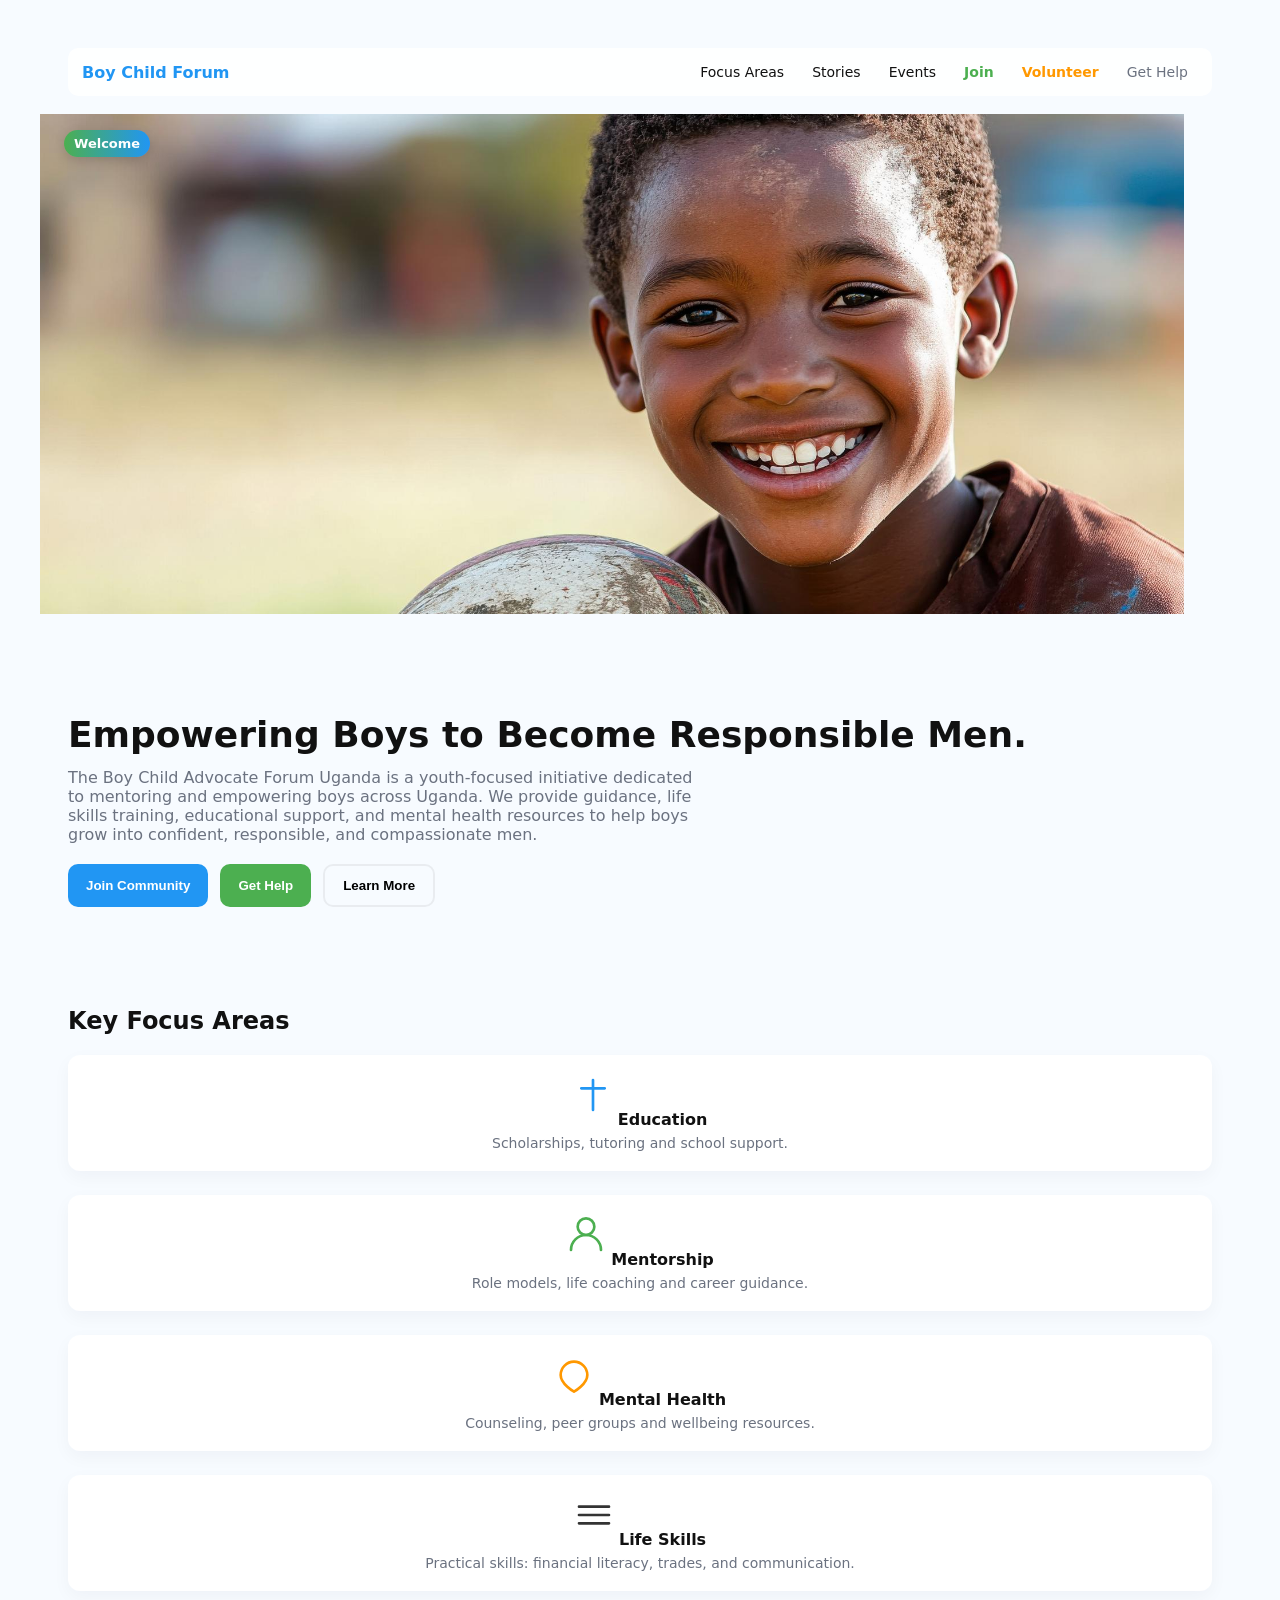
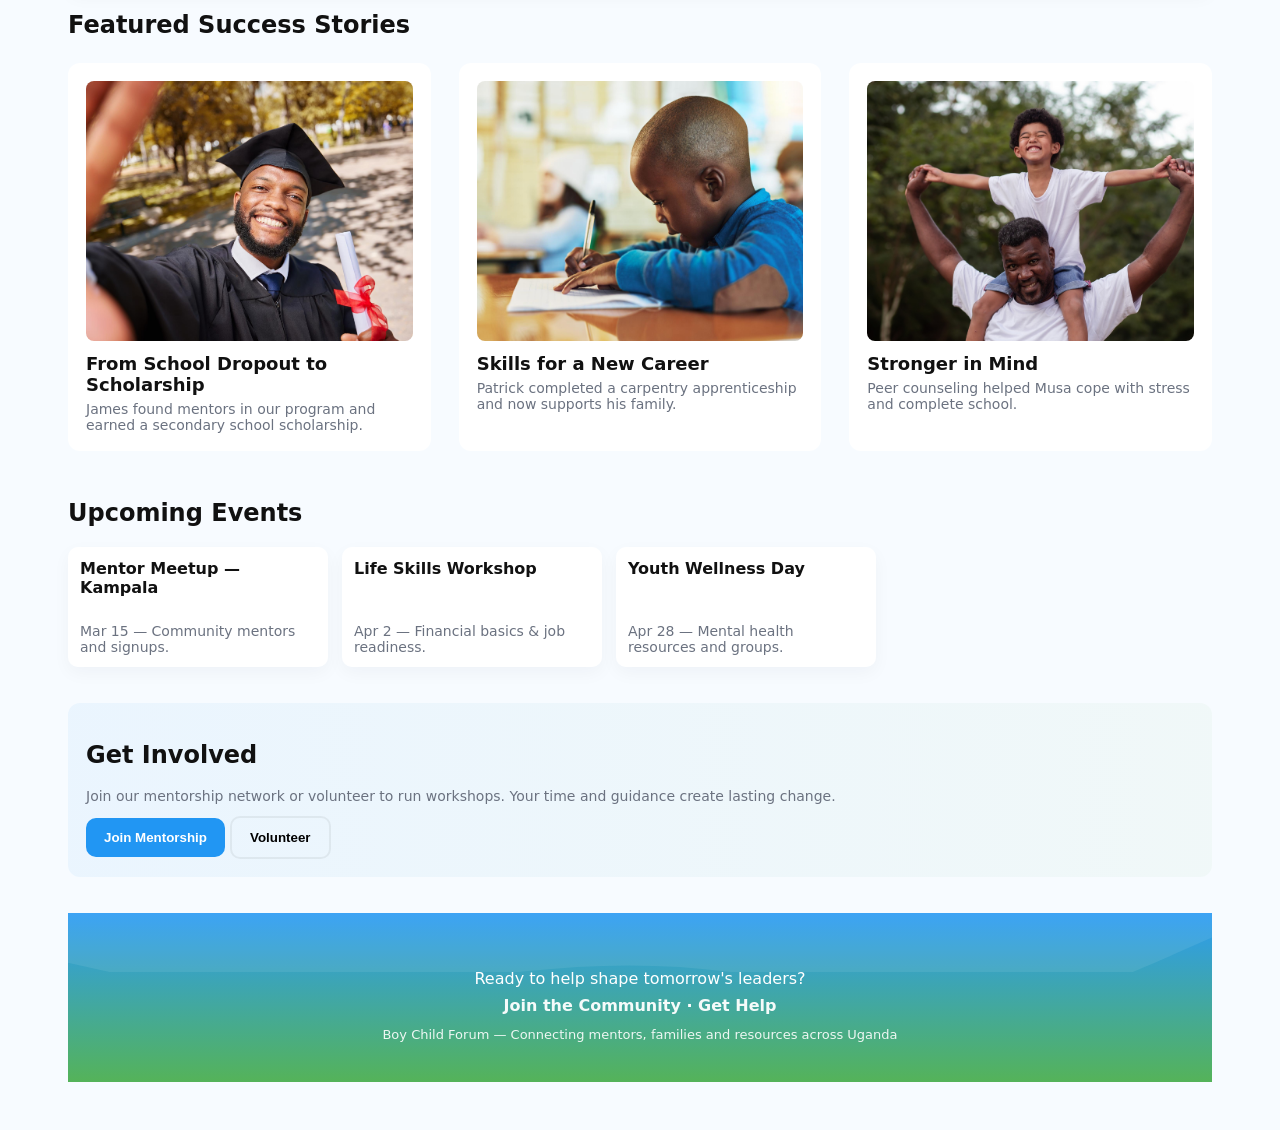
<file: index.html>
<!doctype html>
<html lang="en">
<head>
	<meta charset="utf-8">
	<meta name="viewport" content="width=device-width,initial-scale=1">
	<title>Boy Child Forum — Empowering Boys</title>
	<meta name="description" content="Empowering Boys to Become Responsible Men — education, mentorship, mental health, life skills.">
	<link rel="stylesheet" href="style.css">
</head>
<body>
	<div class="container">
		<nav class="topnav" aria-label="Main navigation">
			<div>
				<a class="brand" href="#home">Boy Child Forum</a>
			</div>
			<div class="nav-right">
				<a class="nav-link" href="#focus">Focus Areas</a>
				<a class="nav-link" href="#stories">Stories</a>
				<a class="nav-link" href="#events">Events</a>
				<a class="nav-link join" href="get-involved.html#join-form">Join</a>
				<a class="nav-link volunteer" href="get-involved.html#volunteer-form">Volunteer</a>
				<a class="nav-link help" href="#help">Get Help</a>
			</div>
		</nav>

		<header class="hero" id="home">
			<div class="hero-image-full">
				<span class="eyebrow">Welcome</span>
				<img src="Images/uganda-boy-smiling.jpg" alt="Ugandan boy smiling">
			</div>
			<div class="hero-left">
				<h1><strong>Empowering Boys to Become Responsible Men.</strong></h1>
				<p class="lead">The Boy Child Advocate Forum Uganda is a youth-focused initiative dedicated to mentoring and empowering boys across Uganda. We provide guidance, life skills training, educational support, and mental health resources to help boys grow into confident, responsible, and compassionate men.
                            </p>
				<div class="cta-row">
				<button class="btn primary" onclick="location.href='get-involved.html'">Join Community</button>
				<button class="btn green" onclick="location.href='#help'">Get Help</button>
				<button class="btn ghost" onclick="location.href='get-involved.html'">Learn More</button>
				</div>
			</div>
		</header>

		<section id="focus" aria-labelledby="focus-heading">
			<h2 id="focus-heading">Key Focus Areas</h2>
			<div class="focus" role="list">
				<div class="item" role="listitem">
					<svg viewBox="0 0 24 24" fill="none"><path d="M12 3v18" stroke="var(--blue)" stroke-width="1.6" stroke-linecap="round" stroke-linejoin="round"/><path d="M5 8h14" stroke="var(--blue)" stroke-width="1.6" stroke-linecap="round"/></svg>
					<strong>Education</strong>
					<div class="text-muted">Scholarships, tutoring and school support.</div>
				</div>
				<div class="item">
					<svg viewBox="0 0 24 24" fill="none"><path d="M12 12a5 5 0 100-10 5 5 0 000 10z" stroke="var(--green)" stroke-width="1.6" stroke-linecap="round" stroke-linejoin="round"/><path d="M21 21a9 9 0 10-18 0" stroke="var(--green)" stroke-width="1.6" stroke-linecap="round"/></svg>
					<strong>Mentorship</strong>
					<div class="text-muted">Role models, life coaching and career guidance.</div>
				</div>
				<div class="item">
					<svg viewBox="0 0 24 24" fill="none"><path d="M12 22s8-4.5 8-10a8 8 0 10-16 0c0 5.5 8 10 8 10z" stroke="var(--orange)" stroke-width="1.6" stroke-linecap="round" stroke-linejoin="round"/></svg>
					<strong>Mental Health</strong>
					<div class="text-muted">Counseling, peer groups and wellbeing resources.</div>
				</div>
				<div class="item">
					<svg viewBox="0 0 24 24" fill="none"><path d="M3 7h18M3 12h18M3 17h18" stroke="#333" stroke-width="1.6" stroke-linecap="round"/></svg>
					<strong>Life Skills</strong>
					<div class="text-muted">Practical skills: financial literacy, trades, and communication.</div>
				</div>
			</div>
		</section>

		<section id="stories" aria-labelledby="stories-heading">
			<h2 id="stories-heading">Featured Success Stories</h2>
			<div class="stories">
				<article class="story">
					<img src="Images/Graduation smile.jpg" alt="boy smiling">
					<h3>From School Dropout to Scholarship</h3>
					<p class="text-muted">James found mentors in our program and earned a secondary school scholarship.</p>
				</article>
				<article class="story">
					<img src="Images/Boy studying.jpg" alt="boy studying">
					<h3>Skills for a New Career</h3>
					<p class="text-muted">Patrick completed a carpentry apprenticeship and now supports his family.</p>
				</article>
				<article class="story">
					<img src="Images/Boy with mentor.jpg" alt="boy with mentor">
					<h3>Stronger in Mind</h3>
					<p class="text-muted">Peer counseling helped Musa cope with stress and complete school.</p>
				</article>
			</div>
		</section>

		<section id="events" aria-labelledby="events-heading">
			<h2 id="events-heading">Upcoming Events</h2>
			<div class="events">
				<div class="event">
					<strong>Mentor Meetup — Kampala</strong>
					<div class="text-muted">Mar 15 — Community mentors and signups.</div>
				</div>
				<div class="event">
					<strong>Life Skills Workshop</strong>
					<div class="text-muted">Apr 2 — Financial basics & job readiness.</div>
				</div>
				<div class="event">
					<strong>Youth Wellness Day</strong>
					<div class="text-muted">Apr 28 — Mental health resources and groups.</div>
				</div>
			</div>
		</section>

		<div id="volunteer"></div>
			<section id="join" class="join-section">
			<h2>Get Involved</h2>
				<p class="text-muted join-copy">Join our mentorship network or volunteer to run workshops. Your time and guidance create lasting change.</p>
				<div class="actions">
				<button class="btn primary" onclick="location.href='get-involved.html'">Join Mentorship</button>
				<button class="btn ghost" onclick="location.href='get-involved.html#volunteer-form'">Volunteer</button>
			</div>
		</section>

		<footer>
				<div class="footer-lead">Ready to help shape tomorrow's leaders?</div>
				<div class="footer-links"><a href="get-involved.html">Join the Community</a> · <a href="#help">Get Help</a></div>
				<div class="footer-note">Boy Child Forum — Connecting mentors, families and resources across Uganda</div>
		</footer>
	</div>

	<script>
		// small enhancement: smooth scroll for in-page CTAs
		document.querySelectorAll('a[href^="#"], button[onclick]').forEach(el=>{
			el.addEventListener('click',e=>{
				const target = (el.getAttribute('href')||el.getAttribute('onclick')||'').replace(/.*#/,'');
				if(!target) return;
				const dest = document.getElementById(target) || document.querySelector('[name="'+target+'"]');
				if(dest){ e.preventDefault(); dest.scrollIntoView({behavior:'smooth',block:'start'}); }
			})
		})
	</script>
</body>
</html>
</file>
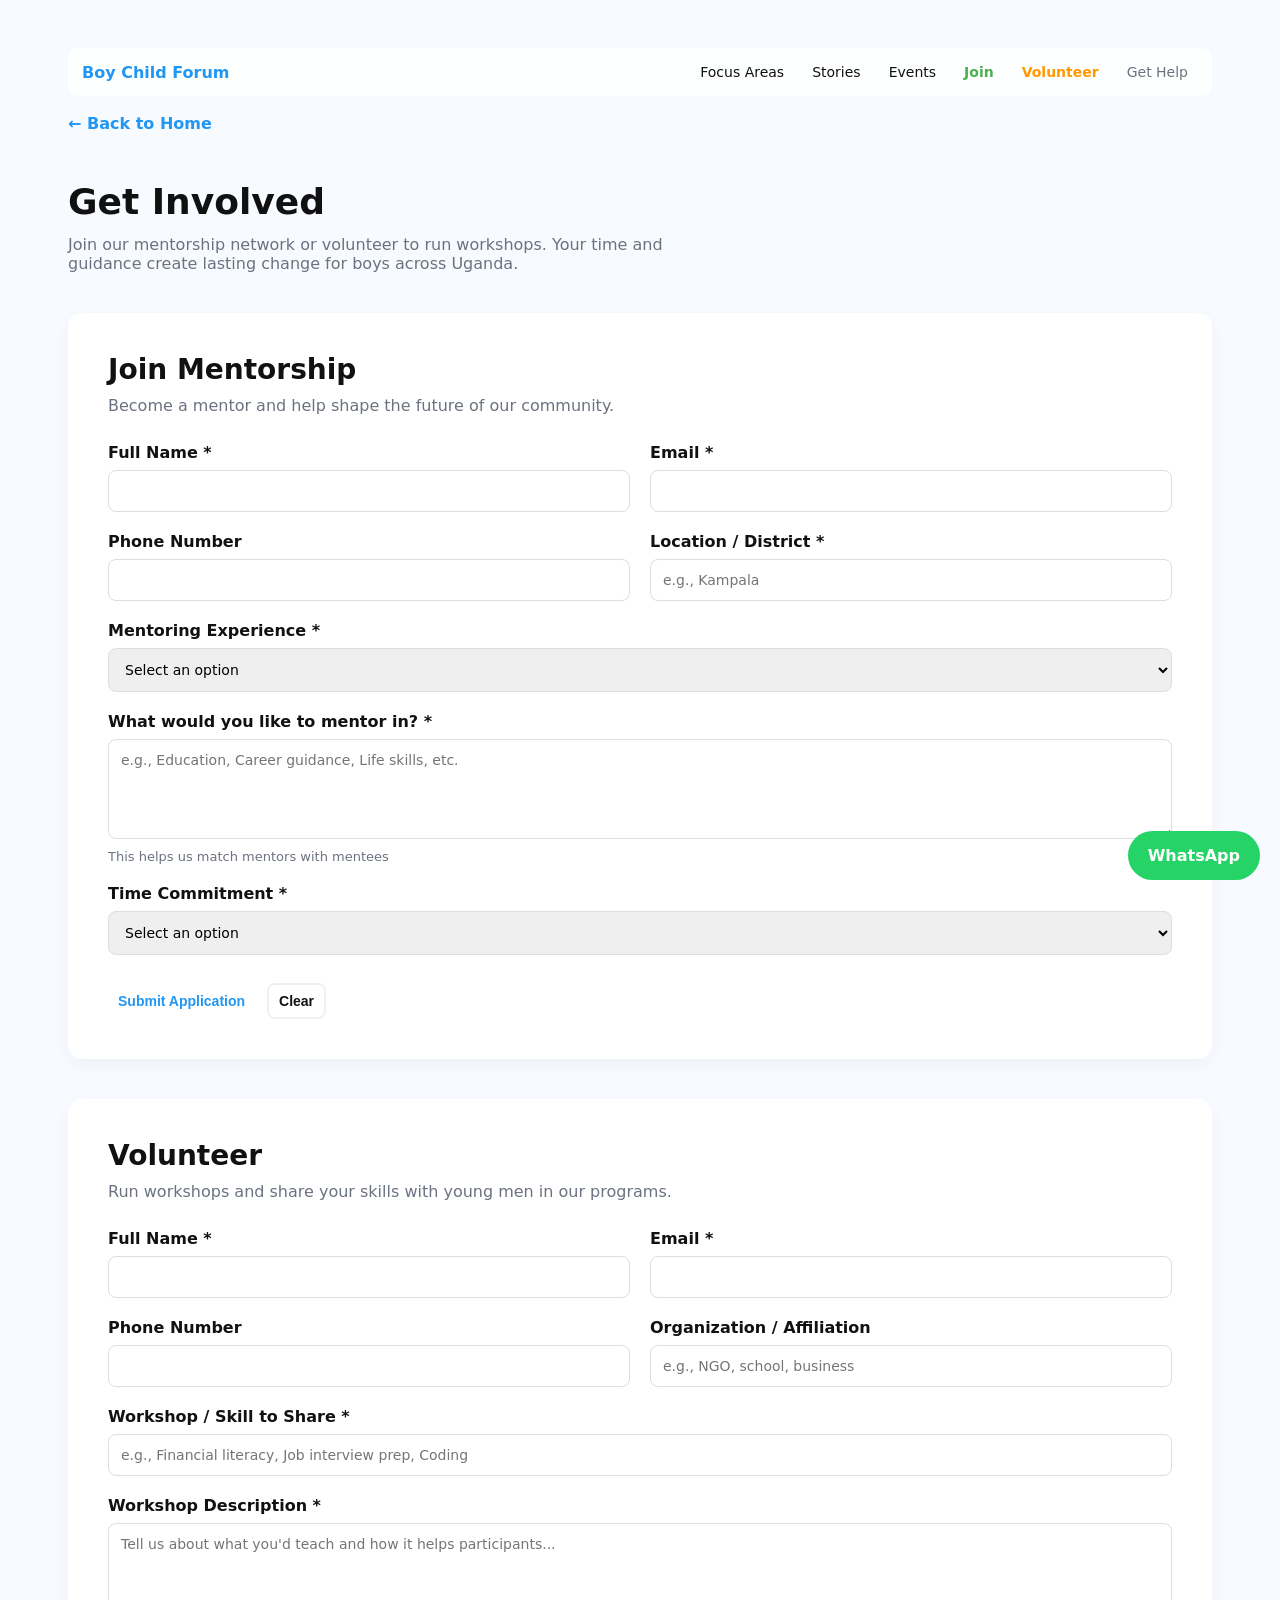
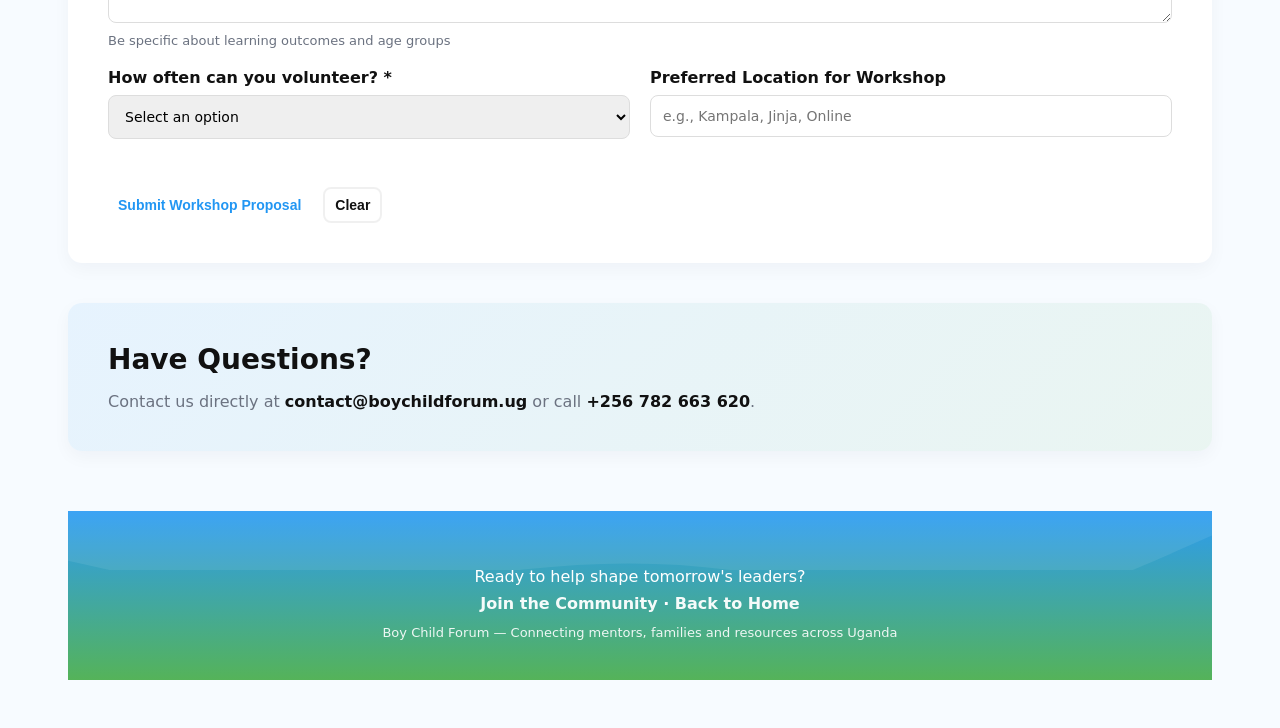
<file: get-involved.html>
<!doctype html>
<html lang="en">
<head>
	<meta charset="utf-8">
	<meta name="viewport" content="width=device-width,initial-scale=1">
	<title>Get Involved — Boy Child Forum</title>
	<meta name="description" content="Join our mentorship network or volunteer to run workshops. Your time and guidance create lasting change.">
	<link rel="stylesheet" href="style.css">
	<link rel="stylesheet" href="get-involved.css">
</head>
<body>
	<div class="container">
		<nav class="topnav" aria-label="Main navigation">
			<div>
				<a class="brand" href="index.html">Boy Child Forum</a>
			</div>
			<div class="nav-right">
				<a class="nav-link" href="index.html#focus">Focus Areas</a>
				<a class="nav-link" href="index.html#stories">Stories</a>
				<a class="nav-link" href="index.html#events">Events</a>
				<a class="nav-link join" href="get-involved.html">Join</a>
				<a class="nav-link volunteer" href="get-involved.html">Volunteer</a>
				<a class="nav-link help" href="index.html#help">Get Help</a>
			</div>
		</nav>

		<main>
			<a href="index.html" class="back-link">← Back to Home</a>

			<h1>Get Involved</h1>
			<p class="lead" style="margin-bottom: 40px; max-width: 600px;">Join our mentorship network or volunteer to run workshops. Your time and guidance create lasting change for boys across Uganda.</p>

			<!-- Join Mentorship Form -->
			<div class="form-section" id="join-form">
				<h2>Join Mentorship</h2>
				<p class="lead">Become a mentor and help shape the future of our community.</p>
				<form id="join-mentorship-form">
					<div class="two-col">
						<div class="form-group">
							<label for="join-name">Full Name *</label>
							<input type="text" id="join-name" name="name" required>
						</div>
						<div class="form-group">
							<label for="join-email">Email *</label>
							<input type="email" id="join-email" name="email" required>
						</div>
					</div>

					<div class="two-col">
						<div class="form-group">
							<label for="join-phone">Phone Number</label>
							<input type="tel" id="join-phone" name="phone">
						</div>
						<div class="form-group">
							<label for="join-location">Location / District *</label>
							<input type="text" id="join-location" name="location" placeholder="e.g., Kampala" required>
						</div>
					</div>

					<div class="form-group">
						<label for="join-experience">Mentoring Experience *</label>
						<select id="join-experience" name="experience" required>
							<option value="">Select an option</option>
							<option value="first-time">First time mentor</option>
							<option value="some">Some mentoring experience</option>
							<option value="extensive">Extensive mentoring experience</option>
						</select>
					</div>

					<div class="form-group">
						<label for="join-focus">What would you like to mentor in? *</label>
						<textarea id="join-focus" name="focus" placeholder="e.g., Education, Career guidance, Life skills, etc." required></textarea>
						<div class="form-note">This helps us match mentors with mentees</div>
					</div>

					<div class="form-group">
						<label for="join-commitment">Time Commitment *</label>
						<select id="join-commitment" name="commitment" required>
							<option value="">Select an option</option>
							<option value="flexible">Flexible / As needed</option>
							<option value="monthly">1-2 hours per month</option>
							<option value="weekly">1-2 hours per week</option>
							<option value="intensive">More than 2 hours per week</option>
						</select>
					</div>

					<div class="form-actions">
						<button type="submit" class="btn nav-link primary">Submit Application</button>
						<button type="reset" class="btn nav-link ghost">Clear</button>
					</div>
				</form>
			</div>

			<!-- Volunteer Form -->
			<div class="form-section" id="volunteer-form">
				<h2>Volunteer</h2>
				<p class="lead">Run workshops and share your skills with young men in our programs.</p>
				<form id="volunteer-submission-form">
					<div class="two-col">
						<div class="form-group">
							<label for="vol-name">Full Name *</label>
							<input type="text" id="vol-name" name="name" required>
						</div>
						<div class="form-group">
							<label for="vol-email">Email *</label>
							<input type="email" id="vol-email" name="email" required>
						</div>
					</div>

					<div class="two-col">
						<div class="form-group">
							<label for="vol-phone">Phone Number</label>
							<input type="tel" id="vol-phone" name="phone">
						</div>
						<div class="form-group">
							<label for="vol-organization">Organization / Affiliation</label>
							<input type="text" id="vol-organization" name="organization" placeholder="e.g., NGO, school, business">
						</div>
					</div>

					<div class="form-group">
						<label for="vol-workshop">Workshop / Skill to Share *</label>
						<input type="text" id="vol-workshop" name="workshop" placeholder="e.g., Financial literacy, Job interview prep, Coding" required>
					</div>

					<div class="form-group">
						<label for="vol-description">Workshop Description *</label>
						<textarea id="vol-description" name="description" placeholder="Tell us about what you'd teach and how it helps participants..." required></textarea>
						<div class="form-note">Be specific about learning outcomes and age groups</div>
					</div>

					<div class="two-col">
						<div class="form-group">
							<label for="vol-frequency">How often can you volunteer? *</label>
							<select id="vol-frequency" name="frequency" required>
								<option value="">Select an option</option>
								<option value="once">One-time workshop</option>
								<option value="monthly">Monthly</option>
								<option value="quarterly">Quarterly</option>
								<option value="other">Other arrangement</option>
							</select>
						</div>
						<div class="form-group">
							<label for="vol-location">Preferred Location for Workshop</label>
							<input type="text" id="vol-location" name="location" placeholder="e.g., Kampala, Jinja, Online">
						</div>
					</div>

					<div class="form-actions">
						<button type="submit" class="btn nav-link primary">Submit Workshop Proposal</button>
						<button type="reset" class="btn nav-link ghost">Clear</button>
					</div>
				</form>
			</div>

			<!-- Contact Info Section -->
			<div class="form-section" style="background: linear-gradient(135deg, rgba(33,150,243,0.08), rgba(76,175,80,0.08));">
				<h2 style="margin-bottom: 16px;">Have Questions?</h2>
				<p style="margin: 0; color: var(--muted);">Contact us directly at <strong style="color: #111;">contact@boychildforum.ug</strong> or call <strong style="color: #111;">+256 782 663 620</strong>.</p>
				<a href="https://wa.me/256782663620" 
              	style="position:fixed;bottom:20px;right:20px;
   						background:#25D366;color:white;
   						padding:15px 20px;border-radius:50px;
  						 text-decoration:none;font-weight:bold;
						 z-index: 9999;"
   							target="_blank">
WhatsApp
</a>
			</div>
		</main>

		<footer style="margin-top: 60px;">
			<div class="footer-lead">Ready to help shape tomorrow's leaders?</div>
			<div class="footer-links"><a href="get-involved.html">Join the Community</a> · <a href="index.html">Back to Home</a></div>
			<div class="footer-note">Boy Child Forum — Connecting mentors, families and resources across Uganda</div>
		</footer>
	</div>

	<script>
		// Form submission handlers
		document.getElementById('join-mentorship-form').addEventListener('submit', function(e) {
			e.preventDefault();
			alert('Thank you! We\'ve received your mentorship application. We\'ll be in touch within 3-5 business days.');
			this.reset();
		});

		document.getElementById('volunteer-submission-form').addEventListener('submit', function(e) {
			e.preventDefault();
			alert('Thank you! We\'ve received your workshop proposal. Our team will review and contact you soon.');
			this.reset();
		});

		// Smooth scroll for in-page links
		document.querySelectorAll('a[href^="#"]').forEach(el=>{
			el.addEventListener('click',e=>{
				const target = el.getAttribute('href').replace(/^#/,'');
				if(!target) return;
				const dest = document.getElementById(target);
				if(dest){ e.preventDefault(); dest.scrollIntoView({behavior:'smooth',block:'start'}); }
			})
		})
	</script>
</body>
</html>
</file>
<file: style.css>
:root{
  --blue:#2196F3;
  --green:#4CAF50;
  --orange:#FF9800;
  --bg:#f7fbff;
  --card:#ffffff;
  --muted:#6b7280;
  --max-width:1200px;
}
*{box-sizing:border-box}
html,body{height:100%}
body{font-family:Inter, system-ui, -apple-system, "Segoe UI", Roboto, "Helvetica Neue", Arial; margin:0; background:var(--bg); color:#111; -webkit-font-smoothing:antialiased}
.container{max-width:var(--max-width); margin:0 auto; padding:48px 28px}

/* Top navigation */
.topnav{position:sticky;top:12px;z-index:20;background:rgba(255,255,255,0.85);backdrop-filter:blur(6px);padding:8px 14px;border-radius:10px;display:flex;align-items:center;justify-content:space-between;gap:12px;margin-bottom:18px}
.brand{font-weight:800;color:var(--blue);text-decoration:none;font-size:16px}
.nav-right{display:flex;gap:8px;align-items:center}
.nav-link{color:#111;text-decoration:none;padding:8px 10px;border-radius:8px;font-size:14px}
.nav-link.join{color:var(--green);font-weight:700}
.nav-link.volunteer{color:var(--orange);font-weight:700}
.nav-link.help{color:var(--muted)}

/* Hero */
.hero{display:flex; flex-direction:column; gap:24px; align-items:stretch; padding:0 0 40px 0;position:relative}
.hero-left{width:100%;padding:40px 0}
.hero-image-full{width:100%;margin:0 -28px 20px -28px;position:relative;display:flex;align-items:center;justify-content:center;overflow:hidden}
.hero-image-full img{width:100%;height:auto;display:block;max-height:500px;object-fit:cover}
.eyebrow{display:inline-block;padding:6px 10px;background:linear-gradient(90deg,var(--green),var(--blue));color:#fff;border-radius:999px;font-weight:600;font-size:13px;position:absolute;top:16px;left:24px;z-index:10;box-shadow:0 4px 12px rgba(0,0,0,0.15)}
h1{font-size:36px;margin:18px 0 14px;line-height:1.05}
.lead{color:var(--muted);margin:0 0 20px;max-width:640px}
.cta-row{display:flex;gap:12px;flex-wrap:wrap;margin-top:18px}
.btn{padding:12px 18px;border-radius:10px;border:0;cursor:pointer;font-weight:700}
.btn.primary{background:var(--blue);color:#fff}
.btn.green{background:var(--green);color:#fff}
.btn.ghost{background:transparent;border:2px solid rgba(0,0,0,0.06)}

/* Hero right (deprecated - kept for reference) */
.hero-right{display:none}
.hero-card{background:linear-gradient(180deg, rgba(255,255,255,0.95), rgba(255,255,255,0.9));border-radius:14px;overflow:hidden;box-shadow:0 10px 40px rgba(16,24,40,0.06)}
.hero-card img{width:100%;height:320px;object-fit:cover;display:block}
.hero-copy{padding:14px}

/* Sections */
.section{margin-top:40px}
.focus{display:grid;grid-template-columns:1fr;gap:24px;margin:20px 0}
.focus .item{background:var(--card);padding:20px;border-radius:12px;box-shadow:0 6px 18px rgba(16,24,40,0.04);text-align:center}
.item svg{width:40px;height:40px;margin-bottom:10px}
.stories{display:grid;grid-template-columns:1fr;gap:22px;margin:24px 0 48px}
.story{background:var(--card);padding:18px;border-radius:12px;overflow:hidden}
.story img{width:100%;height:220px;object-fit:cover;border-radius:8px}
.story h3{margin:10px 0 6px;font-size:18px}

.events{display:flex;gap:14px;flex-wrap:wrap}
.event{background:linear-gradient(90deg,#fff,#fff);padding:12px;border-radius:10px;width:260px;height:120px;display:flex;flex-direction:column;justify-content:space-between;box-shadow:0 6px 18px rgba(16,24,40,0.04)}
.event .muted{color:var(--muted);margin-top:6px}

.join-section{margin:36px 0;padding:18px;border-radius:12px;background:linear-gradient(90deg,rgba(33,150,243,0.06),rgba(76,175,80,0.04));}

.text-muted{color:var(--muted);font-size:14px;margin-top:6px}

.join-copy{max-width:70%;margin:0}
.actions{margin-top:12px}
.footer-lead{margin-bottom:8px}
.story p{color:var(--muted);font-size:14px;margin:0}

footer{
  position:relative;
  padding:56px 0 40px;
  text-align:center;
  color:#fff;
  overflow:hidden;
  margin-top:36px;
  background: linear-gradient(180deg, rgba(33,150,243,0.95), rgba(76,175,80,0.95));
}
footer:before{
  /* decorative subtle wave at the top of the footer */
  content:"";
  position:absolute;
  top:-1px;
  left:0;
  right:0;
  height:60px;
  background-repeat:no-repeat;
  background-position:top center;
  background-size:cover;
  background-image: url("data:image/svg+xml,%3Csvg xmlns='http://www.w3.org/2000/svg' viewBox='0 0 1440 120'%3E%3Cpath fill='%23ffffff' fill-opacity='0.08' d='M0,64L48,74.7C96,85,192,107,288,106.7C384,107,480,85,576,74.7C672,64,768,64,864,80C960,96,1056,128,1152,122.7C1248,117,1344,75,1392,53.3L1440,32L1440,0L1392,0C1344,0,1248,0,1152,0C1056,0,960,0,864,0C768,0,672,0,576,0C480,0,384,0,288,0C192,0,96,0,48,0L0,0Z'/%3E%3C/svg%3E");
}
footer a{color:rgba(255,255,255,0.95);text-decoration:none}

.footer-links{font-weight:700}
.footer-note{margin-top:12px;color:rgba(255,255,255,0.9);font-size:13px}

@media (max-width:520px){
  footer{padding:36px 0}
}

@media(max-width:900px){
  .hero{flex-direction:column;gap:20px}
  .hero-left{width:100%;padding:20px 0}
  .hero-image-full{margin:0 -20px 20px -20px;width:calc(100% + 40px);display:flex;align-items:center;justify-content:center;overflow:hidden}
  .hero-image-full img{width:100%;height:auto;display:block}
  .eyebrow{top:12px;left:16px}
  .hero-right{width:100%}
  .focus{grid-template-columns:repeat(2,1fr)}
  .stories{grid-template-columns:1fr}
  .container{padding:20px}
  h1{font-size:26px}
  /* Ensure nav remains visible on mobile */
  .topnav{display:flex !important}
  .nav-right{display:flex !important}
}

@media(max-width:520px){
  .nav-link{padding:6px 8px;font-size:12px}
  .topnav{padding:6px 8px;gap:4px;margin-bottom:12px}
  .brand{font-size:13px}
  .nav-right{gap:4px}
  /* Buttons fit on single line on mobile */
  .cta-row{gap:6px}
  .btn{padding:10px 12px;font-size:13px}
}

@media(max-width:400px){
  .topnav{flex-wrap:wrap;padding:4px 6px}
  .brand{font-size:12px}
  .nav-link{padding:4px 6px;font-size:11px}
  .nav-right{gap:2px}
  /* Extra compact buttons for tiny screens */
  .cta-row{gap:4px;flex-wrap:nowrap}
  .btn{padding:8px 10px;font-size:12px}
  .eyebrow{padding:4px 8px;font-size:12px;top:10px;left:12px}
  .hero-image-full{margin:0 -6px 20px -6px;width:calc(100% + 12px);display:flex;align-items:center;justify-content:center;overflow:hidden}
  .hero-image-full img{width:100%;height:auto}
}

/* Large-screen layout: show featured stories as a horizontal flex row */
@media(min-width:1100px){
  .stories{display:flex;gap:28px;align-items:stretch}
  .story{flex:1;min-width:320px;display:flex;flex-direction:column}
  .story img{height:260px}
  .story h3{margin-top:12px}
}
</file>
<file: get-involved.css>
/* Get Involved Page Styles */

.form-section {
	background: var(--card);
	padding: 40px;
	border-radius: 14px;
	box-shadow: 0 6px 18px rgba(16,24,40,0.04);
	margin-bottom: 40px;
	scroll-margin-top: 160px;
}
.form-section h2 {
	margin-top: 0;
	margin-bottom: 10px;
	font-size: 28px;
}
.form-section .lead {
	color: var(--muted);
	margin-bottom: 28px;
}
.form-group {
	margin-bottom: 20px;
}
.form-group label {
	display: block;
	margin-bottom: 8px;
	font-weight: 600;
	color: #111;
}
.form-group input,
.form-group textarea,
.form-group select {
	width: 100%;
	padding: 12px;
	border: 1px solid #ddd;
	border-radius: 8px;
	font-family: inherit;
	font-size: 14px;
}
.form-group textarea {
	resize: vertical;
	min-height: 100px;
}
.form-group input:focus,
.form-group textarea:focus,
.form-group select:focus {
	outline: none;
	border-color: var(--blue);
	box-shadow: 0 0 0 3px rgba(33,150,243,0.1);
}
.form-note {
	color: var(--muted);
	font-size: 13px;
	margin-top: 6px;
}
.two-col {
	display: grid;
	grid-template-columns: 1fr 1fr;
	gap: 20px;
}
.form-actions {
	display: flex;
	gap: 12px;
	margin-top: 28px;
}
.form-actions .btn {
	padding: 14px 24px;
	font-size: 14px;
}

/* Make buttons optionally match the top navigation link appearance */
.btn.nav-link {
	background: transparent;
	border: none;
	padding: 8px 10px;
	border-radius: 8px;
	color: #111;
	font-size: 14px;
	font-weight: 700;
	cursor: pointer;
}
.btn.nav-link:hover {
	background: rgba(0,0,0,0.04);
}
.btn.nav-link.ghost {
	border: 2px solid rgba(0,0,0,0.06);
	background: transparent;
}
.btn.nav-link.primary { color: var(--blue); }
.back-link {
	display: inline-block;
	color: var(--blue);
	text-decoration: none;
	margin-bottom: 32px;
	font-weight: 600;
}
.back-link:hover {
	text-decoration: underline;
}

@media (max-width: 900px) {
	.form-section {
		padding: 28px;
	}
	.two-col {
		grid-template-columns: 1fr;
	}
	.form-actions {
		flex-direction: column;
	}
	.form-actions .btn {
		width: 100%;
	}
}

@media (max-width: 520px) {
	.form-section {
		padding: 20px;
	}
	.form-section h2 {
		font-size: 22px;
	}
}
</file>
